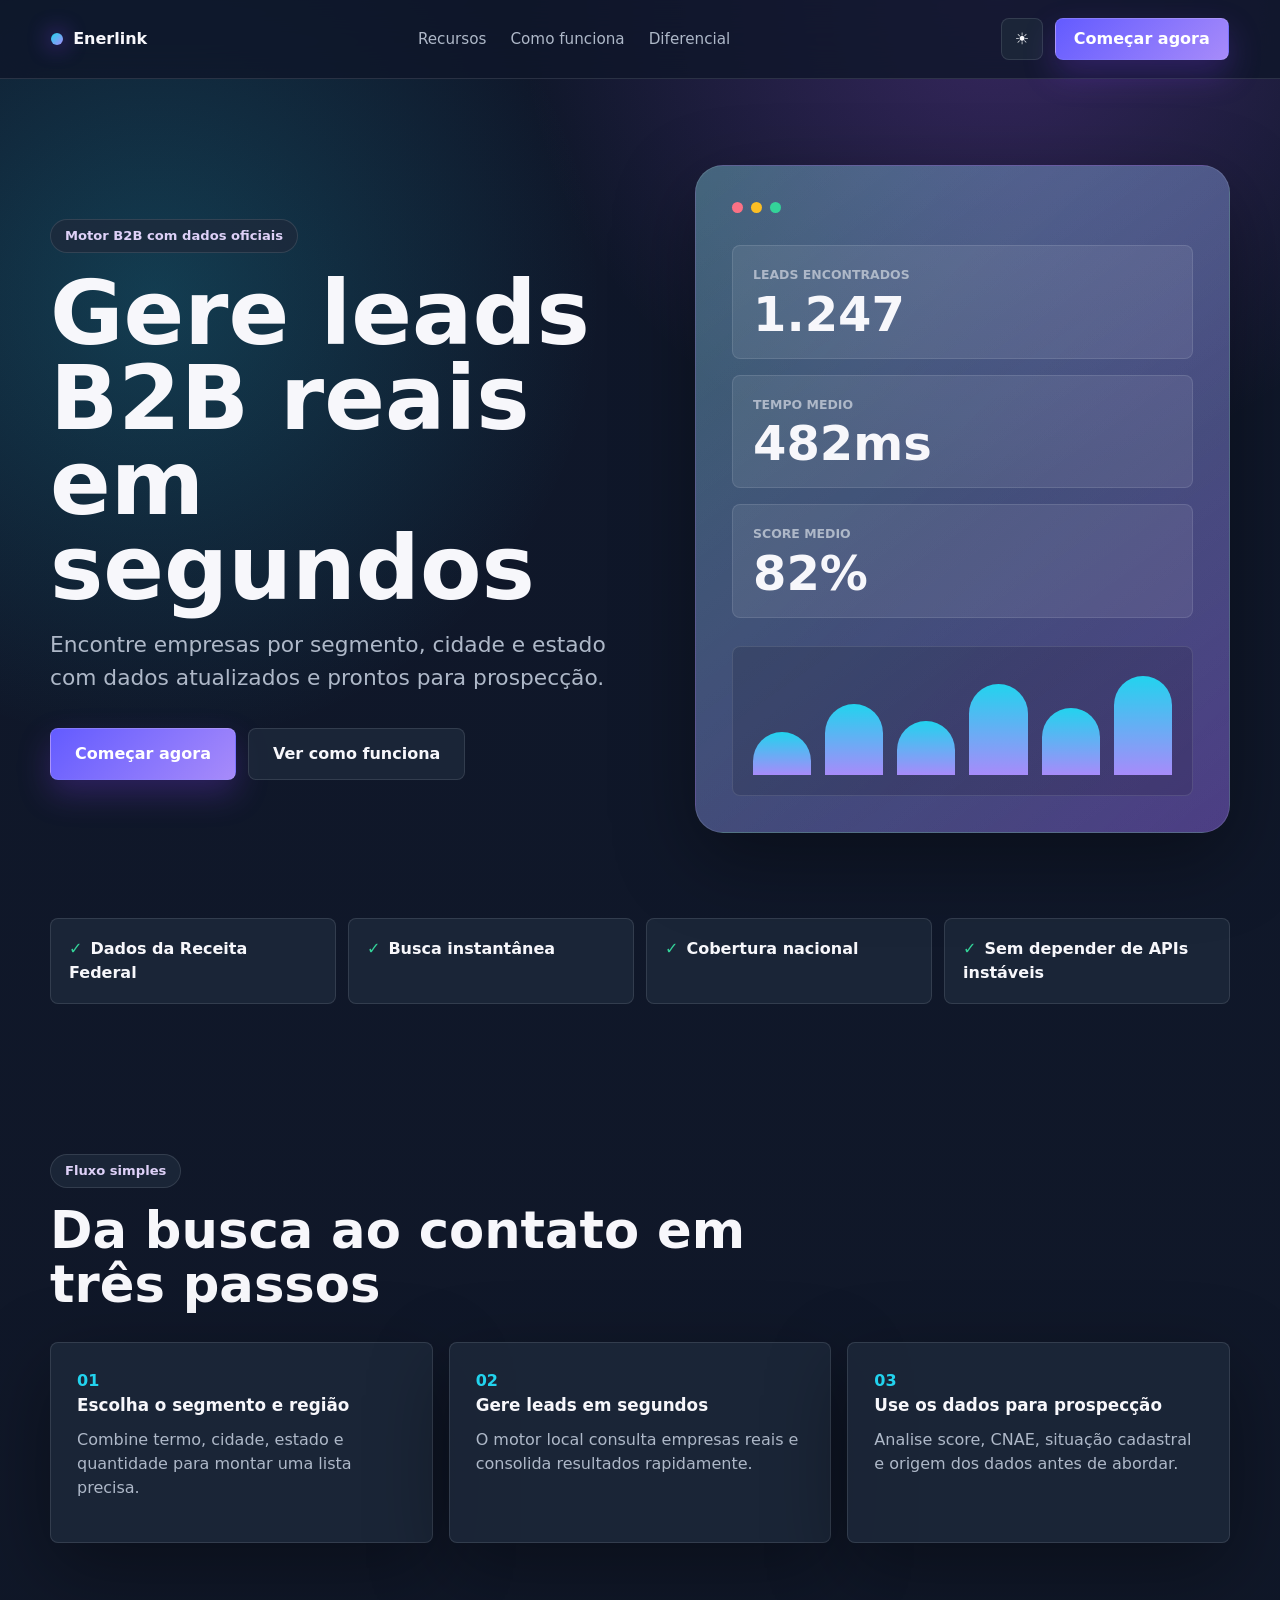
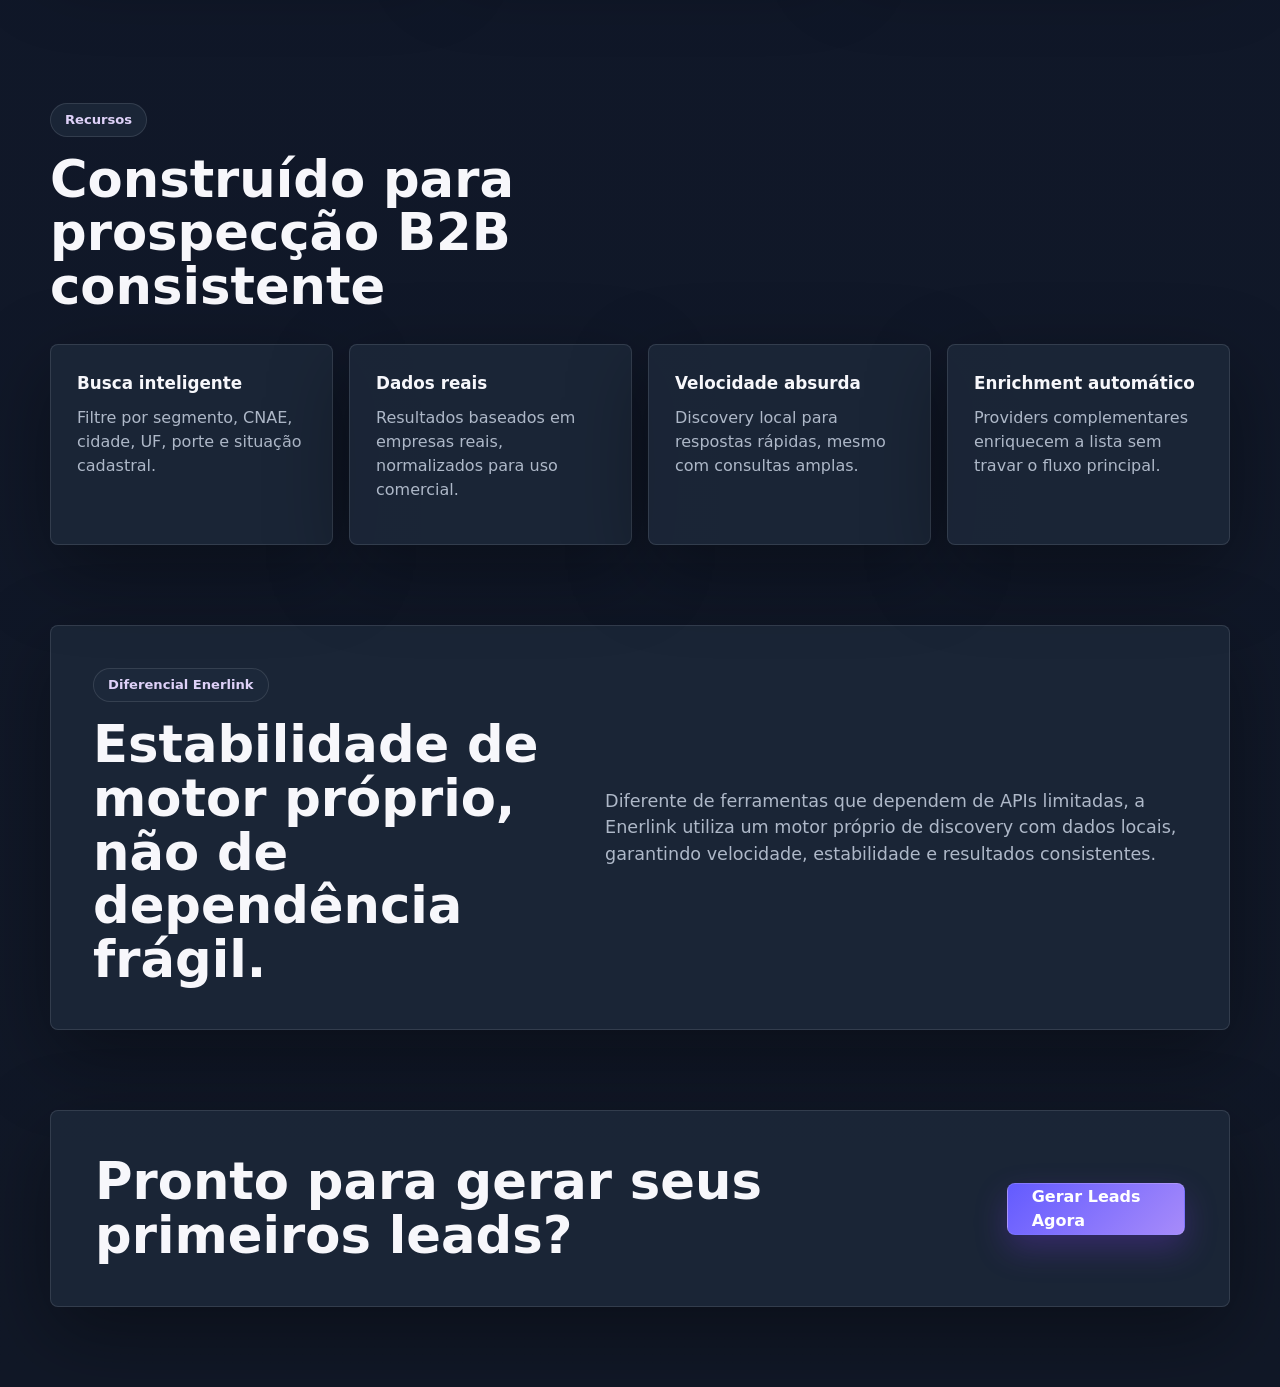
<file: frontend/index.html>
<!DOCTYPE html>
<html lang="pt-BR">

<head>
    <meta charset="UTF-8">
    <meta name="viewport" content="width=device-width, initial-scale=1.0">
    <title>Enerlink | Leads B2B reais em segundos</title>
    <meta name="description" content="Encontre empresas por segmento, cidade e estado com dados reais e prontos para prospeccao.">
    <link rel="stylesheet" href="styles.css">
</head>

<body class="theme-dark">
    <header class="site-header">
        <a class="brand" href="/" aria-label="Enerlink">
            <span class="brand-mark"></span>
            <span>Enerlink</span>
        </a>
        <nav class="nav-links" aria-label="Navegacao principal">
            <a href="#features">Recursos</a>
            <a href="#workflow">Como funciona</a>
            <a href="#differential">Diferencial</a>
        </nav>
        <div class="header-actions">
            <button class="theme-toggle" type="button" aria-label="Alternar tema" title="Alternar tema">☀️</button>
            <a class="btn btn-primary" href="/app/">Começar agora</a>
        </div>
    </header>

    <main>
        <section class="hero section-shell">
            <div class="hero-copy">
                <span class="eyebrow">Motor B2B com dados oficiais</span>
                <h1>Gere leads B2B reais em segundos</h1>
                <p>Encontre empresas por segmento, cidade e estado com dados atualizados e prontos para prospecção.</p>
                <div class="hero-actions">
                    <a class="btn btn-primary btn-large" href="/app/">Começar agora</a>
                    <a class="btn btn-secondary btn-large" href="#workflow">Ver como funciona</a>
                </div>
            </div>

            <div class="hero-product" aria-label="Previa do dashboard Enerlink">
                <div class="browser-bar">
                    <span></span>
                    <span></span>
                    <span></span>
                </div>
                <div class="product-grid">
                    <div>
                        <span class="metric-label">Leads encontrados</span>
                        <strong>1.247</strong>
                    </div>
                    <div>
                        <span class="metric-label">Tempo medio</span>
                        <strong>482ms</strong>
                    </div>
                    <div>
                        <span class="metric-label">Score medio</span>
                        <strong>82%</strong>
                    </div>
                </div>
                <div class="mini-chart" aria-hidden="true">
                    <span style="height: 40%"></span>
                    <span style="height: 66%"></span>
                    <span style="height: 50%"></span>
                    <span style="height: 84%"></span>
                    <span style="height: 62%"></span>
                    <span style="height: 92%"></span>
                </div>
            </div>
        </section>

        <section class="trust-band section-shell" aria-label="Credibilidade">
            <div>Dados da Receita Federal</div>
            <div>Busca instantânea</div>
            <div>Cobertura nacional</div>
            <div>Sem depender de APIs instáveis</div>
        </section>

        <section id="workflow" class="section-shell section-block">
            <div class="section-heading">
                <span class="eyebrow">Fluxo simples</span>
                <h2>Da busca ao contato em três passos</h2>
            </div>
            <div class="step-grid">
                <article>
                    <span>01</span>
                    <h3>Escolha o segmento e região</h3>
                    <p>Combine termo, cidade, estado e quantidade para montar uma lista precisa.</p>
                </article>
                <article>
                    <span>02</span>
                    <h3>Gere leads em segundos</h3>
                    <p>O motor local consulta empresas reais e consolida resultados rapidamente.</p>
                </article>
                <article>
                    <span>03</span>
                    <h3>Use os dados para prospecção</h3>
                    <p>Analise score, CNAE, situação cadastral e origem dos dados antes de abordar.</p>
                </article>
            </div>
        </section>

        <section id="features" class="section-shell section-block">
            <div class="section-heading">
                <span class="eyebrow">Recursos</span>
                <h2>Construído para prospecção B2B consistente</h2>
            </div>
            <div class="feature-grid">
                <article>
                    <h3>Busca inteligente</h3>
                    <p>Filtre por segmento, CNAE, cidade, UF, porte e situação cadastral.</p>
                </article>
                <article>
                    <h3>Dados reais</h3>
                    <p>Resultados baseados em empresas reais, normalizados para uso comercial.</p>
                </article>
                <article>
                    <h3>Velocidade absurda</h3>
                    <p>Discovery local para respostas rápidas, mesmo com consultas amplas.</p>
                </article>
                <article>
                    <h3>Enrichment automático</h3>
                    <p>Providers complementares enriquecem a lista sem travar o fluxo principal.</p>
                </article>
            </div>
        </section>

        <section id="differential" class="section-shell differential">
            <div>
                <span class="eyebrow">Diferencial Enerlink</span>
                <h2>Estabilidade de motor próprio, não de dependência frágil.</h2>
            </div>
            <p>Diferente de ferramentas que dependem de APIs limitadas, a Enerlink utiliza um motor próprio de discovery com dados locais, garantindo velocidade, estabilidade e resultados consistentes.</p>
        </section>

        <section class="section-shell final-cta">
            <h2>Pronto para gerar seus primeiros leads?</h2>
            <a class="btn btn-primary btn-large" href="/app/">Gerar Leads Agora</a>
        </section>
    </main>

    <script src="script.js"></script>
</body>

</html>
</file>
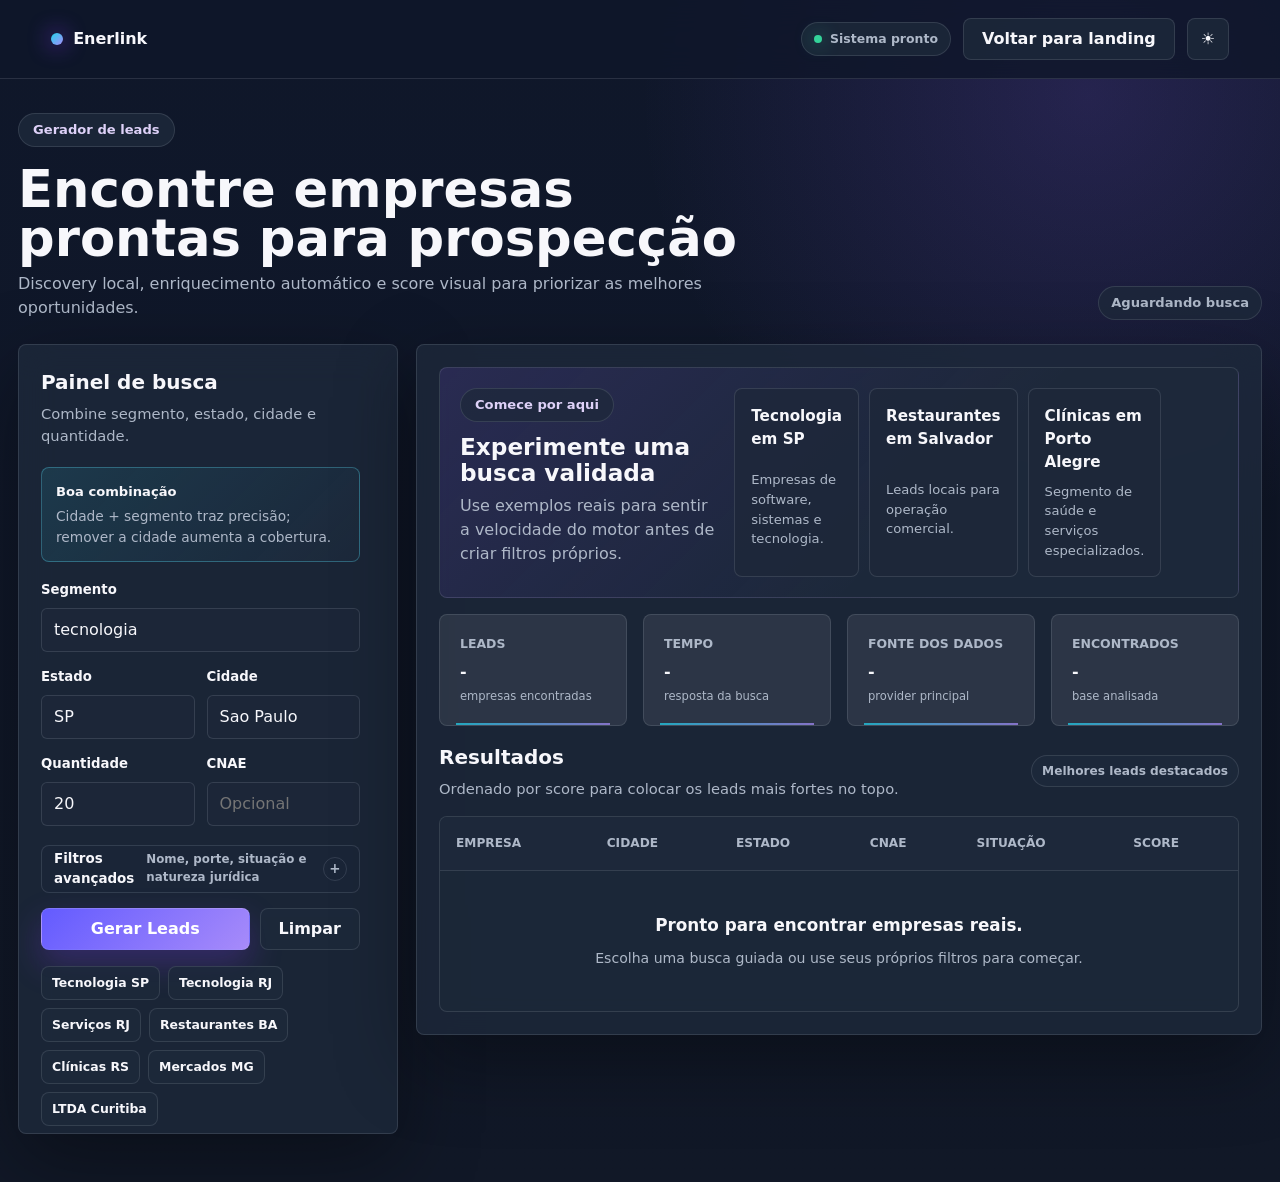
<file: frontend/app/index.html>
<!DOCTYPE html>
<html lang="pt-BR">

<head>
    <meta charset="UTF-8">
    <meta name="viewport" content="width=device-width, initial-scale=1.0">
    <title>Enerlink App | Gerador de leads</title>
    <meta name="description" content="Dashboard Enerlink para gerar leads B2B por segmento, cidade e estado.">
    <link rel="stylesheet" href="../styles.css">
</head>

<body class="theme-dark app-page">
    <header class="app-header">
        <a class="brand" href="/" aria-label="Enerlink">
            <span class="brand-mark"></span>
            <span>Enerlink</span>
        </a>
        <div class="header-actions">
            <span id="system-status" class="system-pill system-pill-idle">
                <span></span>
                Sistema pronto
            </span>
            <a class="btn btn-ghost" href="/">Voltar para landing</a>
            <button class="theme-toggle" type="button" aria-label="Alternar tema" title="Alternar tema">☀️</button>
        </div>
    </header>

    <main class="app-shell">
        <section class="dashboard-hero">
            <div>
                <span class="eyebrow">Gerador de leads</span>
                <h1>Encontre empresas prontas para prospecção</h1>
                <p>Discovery local, enriquecimento automático e score visual para priorizar as melhores oportunidades.</p>
            </div>
            <span id="status-badge" class="badge">Aguardando busca</span>
        </section>

        <section class="dashboard-grid">
            <aside class="search-panel">
                <div class="panel-heading">
                    <h2>Painel de busca</h2>
                    <p>Combine segmento, estado, cidade e quantidade.</p>
                </div>

                <div id="search-tip" class="search-tip">
                    <strong>Dica inteligente</strong>
                    <span>Buscas por estado costumam revelar mais empresas qualificadas.</span>
                </div>

                <form id="lead-form">
                    <div class="form-group">
                        <label for="termo">Segmento</label>
                        <input type="text" id="termo" name="termo" placeholder="Tecnologia, mercados, clínicas" value="tecnologia">
                    </div>

                    <div class="form-row">
                        <div class="form-group">
                            <label for="estado">Estado</label>
                            <input type="text" id="estado" name="estado" placeholder="SP" value="SP" maxlength="2">
                        </div>
                        <div class="form-group">
                            <label for="cidade">Cidade</label>
                            <input type="text" id="cidade" name="cidade" placeholder="São Paulo" value="Sao Paulo">
                        </div>
                    </div>

                    <div class="form-row">
                        <div class="form-group">
                            <label for="quantidade">Quantidade</label>
                            <input type="number" id="quantidade" name="quantidade" value="20" min="1" max="1000">
                        </div>
                        <div class="form-group">
                            <label for="cnae">CNAE</label>
                            <input type="text" id="cnae" name="cnae" placeholder="Opcional">
                        </div>
                    </div>

                    <details class="advanced-fields" id="advanced-fields">
                        <summary>
                            Filtros avançados
                            <span>Nome, porte, situação e natureza jurídica</span>
                        </summary>
                        <div class="advanced-content">
                            <div class="form-group">
                                <label for="nome">Nome empresarial</label>
                                <input type="text" id="nome" name="nome" placeholder="LTDA, contabilidade, mercado">
                            </div>
                            <div class="form-row">
                                <div class="form-group">
                                    <label for="porte">Porte</label>
                                    <select id="porte" name="porte">
                                        <option value="">Todos</option>
                                        <option value="MEI">MEI</option>
                                        <option value="ME">ME</option>
                                        <option value="EPP">EPP</option>
                                        <option value="DEMAIS">Demais</option>
                                    </select>
                                </div>
                                <div class="form-group">
                                    <label for="situacao">Situação</label>
                                    <select id="situacao" name="situacao">
                                        <option value="">Ativas</option>
                                        <option value="TODAS">Todas</option>
                                        <option value="SUSPENSA">Suspensas</option>
                                        <option value="INAPTA">Inaptas</option>
                                        <option value="BAIXADA">Baixadas</option>
                                    </select>
                                </div>
                            </div>
                            <div class="form-group">
                                <label for="natureza_juridica">Natureza jurídica</label>
                                <input type="text" id="natureza_juridica" name="natureza_juridica" placeholder="Limitada, empresário individual">
                            </div>
                        </div>
                    </details>
                    <input type="hidden" id="pagina" name="pagina" value="1">

                    <div class="form-actions">
                        <button type="submit" id="generate-btn" class="btn btn-primary">Gerar Leads</button>
                        <button type="button" class="btn btn-secondary" data-action="clear-filters">Limpar</button>
                    </div>
                </form>

                <div class="demo-buttons" aria-label="Buscas prontas para demonstracao">
                    <button type="button" class="demo-btn" data-demo="tech-sp">Tecnologia SP</button>
                    <button type="button" class="demo-btn" data-demo="tech-rj">Tecnologia RJ</button>
                    <button type="button" class="demo-btn" data-demo="servicos-rj">Serviços RJ</button>
                    <button type="button" class="demo-btn" data-demo="restaurantes-ba">Restaurantes BA</button>
                    <button type="button" class="demo-btn" data-demo="clinicas-rs">Clínicas RS</button>
                    <button type="button" class="demo-btn" data-demo="mercados-mg">Mercados MG</button>
                    <button type="button" class="demo-btn" data-demo="ltda-pr">LTDA Curitiba</button>
                </div>
            </aside>

            <section class="results-panel">
                <div id="guided-search" class="guided-search">
                    <div>
                        <span class="eyebrow">Comece por aqui</span>
                        <h2>Experimente uma busca validada</h2>
                        <p>Use exemplos reais para sentir a velocidade do motor antes de criar filtros próprios.</p>
                    </div>
                    <div class="guided-actions">
                        <button type="button" class="guided-card" data-demo="tech-sp">
                            <strong>Tecnologia em SP</strong>
                            <span>Empresas de software, sistemas e tecnologia.</span>
                        </button>
                        <button type="button" class="guided-card" data-demo="restaurantes-ba">
                            <strong>Restaurantes em Salvador</strong>
                            <span>Leads locais para operação comercial.</span>
                        </button>
                        <button type="button" class="guided-card" data-demo="clinicas-rs">
                            <strong>Clínicas em Porto Alegre</strong>
                            <span>Segmento de saúde e serviços especializados.</span>
                        </button>
                    </div>
                </div>

                <div id="meta-section" class="metrics-strip">
                    <div class="metric-card">
                        <span class="metric-label">Leads</span>
                        <strong id="meta-returned">-</strong>
                        <small>empresas encontradas</small>
                    </div>
                    <div class="metric-card">
                        <span class="metric-label">Tempo</span>
                        <strong id="meta-time">-</strong>
                        <small>resposta da busca</small>
                    </div>
                    <div class="metric-card">
                        <span class="metric-label">Fonte dos dados</span>
                        <strong id="meta-providers">-</strong>
                        <small>provider principal</small>
                    </div>
                    <div class="metric-card">
                        <span class="metric-label">Encontrados</span>
                        <strong id="meta-found">-</strong>
                        <small>base analisada</small>
                    </div>
                </div>

                <div id="fallback-banner" class="fallback-banner" hidden>
                    <div class="fallback-icon">🔍</div>
                    <div>
                        <strong>Resultados ajustados para ampliar a busca</strong>
                        <p id="fallback-message">Ajustamos sua busca automaticamente para encontrar melhores resultados.</p>
                    </div>
                </div>

                <div id="meta-errors" class="meta-errors" hidden></div>

                <div id="progress-section" class="progress-section" hidden>
                    <div class="progress-step active">Consultando base local</div>
                    <div class="progress-step">Aplicando fallback inteligente</div>
                    <div class="progress-step">Pontuando oportunidades</div>
                    <div class="progress-step">Leads prontos</div>
                </div>

                <div class="results-header">
                    <div>
                        <h2>Resultados</h2>
                        <p>Ordenado por score para colocar os leads mais fortes no topo.</p>
                    </div>
                    <span class="results-hint">Melhores leads destacados</span>
                </div>

                <div class="table-container">
                    <table id="leads-table">
                        <thead>
                            <tr>
                                <th>Empresa</th>
                                <th>Cidade</th>
                                <th>Estado</th>
                                <th>CNAE</th>
                                <th>Situação</th>
                                <th>Score</th>
                            </tr>
                        </thead>
                        <tbody id="leads-body">
                            <tr>
                                <td colspan="6" class="empty-state">
                                    <div class="empty-card">
                                        <strong>Pronto para encontrar empresas reais.</strong>
                                        <span>Escolha uma busca guiada ou use seus próprios filtros para começar.</span>
                                    </div>
                                </td>
                            </tr>
                        </tbody>
                    </table>
                </div>
            </section>
        </section>
    </main>

    <script src="../script.js"></script>
</body>

</html>
</file>
<file: frontend/styles.css>
:root {
    color-scheme: dark;
    --bg: #0f172a;
    --bg-soft: #111827;
    --surface: rgba(30, 41, 59, 0.78);
    --surface-strong: #1e293b;
    --text: #f7f7fb;
    --muted: #aeb8c8;
    --border: rgba(226, 232, 240, 0.12);
    --primary: #7c3aed;
    --primary-strong: #a78bfa;
    --primary-contrast: #ffffff;
    --accent: #22d3ee;
    --success: #34d399;
    --warning: #fbbf24;
    --error: #fb7185;
    --shadow: 0 26px 80px rgba(0, 0, 0, 0.36);
    --radius: 8px;
    --radius-sm: 6px;
    --max: 1180px;
}

body.theme-light {
    color-scheme: light;
    --bg: #f6f7fb;
    --bg-soft: #ffffff;
    --surface: rgba(255, 255, 255, 0.92);
    --surface-strong: #ffffff;
    --text: #0f172a;
    --muted: #64748b;
    --border: rgba(15, 23, 42, 0.11);
    --primary: #6d5dfc;
    --primary-strong: #7c3aed;
    --accent: #0891b2;
    --shadow: 0 22px 58px rgba(28, 32, 52, 0.12);
}

* {
    box-sizing: border-box;
}

[hidden] {
    display: none !important;
}

html {
    scroll-behavior: smooth;
}

body {
    margin: 0;
    min-height: 100vh;
    background:
        radial-gradient(circle at 12% 10%, rgba(34, 211, 238, 0.20), transparent 28rem),
        radial-gradient(circle at 78% 0%, rgba(168, 85, 247, 0.26), transparent 30rem),
        linear-gradient(180deg, var(--bg), var(--bg-soft));
    color: var(--text);
    font-family: Inter, ui-sans-serif, system-ui, -apple-system, BlinkMacSystemFont, "Segoe UI", Arial, sans-serif;
    line-height: 1.5;
    transition: background 260ms ease, color 260ms ease;
}

a {
    color: inherit;
    text-decoration: none;
}

button,
input,
select {
    font: inherit;
}

button {
    border: 0;
}

.site-header,
.app-header {
    position: sticky;
    top: 0;
    z-index: 20;
    display: flex;
    align-items: center;
    justify-content: space-between;
    gap: 24px;
    width: 100%;
    padding: 18px clamp(20px, 4vw, 72px);
    border-bottom: 1px solid var(--border);
    background: color-mix(in srgb, var(--bg) 82%, transparent);
    backdrop-filter: blur(18px);
}

.brand {
    display: inline-flex;
    align-items: center;
    gap: 10px;
    font-weight: 800;
    letter-spacing: 0;
}

.brand-mark {
    width: 12px;
    height: 12px;
    border-radius: 50%;
    background: linear-gradient(135deg, var(--accent), var(--primary-strong));
    box-shadow: 0 0 22px var(--primary);
}

.nav-links {
    display: flex;
    align-items: center;
    gap: 24px;
    color: var(--muted);
    font-size: 0.95rem;
}

.nav-links a:hover {
    color: var(--text);
}

.header-actions,
.hero-actions {
    display: flex;
    align-items: center;
    gap: 12px;
}

.btn,
.theme-toggle,
.demo-btn {
    display: inline-flex;
    align-items: center;
    justify-content: center;
    min-height: 42px;
    padding: 0 18px;
    border-radius: var(--radius);
    border: 1px solid var(--border);
    cursor: pointer;
    font-weight: 750;
    letter-spacing: 0;
    transition: transform 220ms ease, border-color 220ms ease, background 220ms ease, box-shadow 220ms ease, opacity 220ms ease;
}

.btn:hover,
.theme-toggle:hover,
.demo-btn:hover {
    transform: translateY(-2px);
    border-color: color-mix(in srgb, var(--primary) 54%, var(--border));
}

.btn-primary {
    color: var(--primary-contrast);
    background: linear-gradient(135deg, #635bff, var(--primary-strong));
    box-shadow: 0 14px 32px rgba(124, 58, 237, 0.28);
}

.btn-primary:hover {
    box-shadow: 0 18px 42px rgba(124, 58, 237, 0.38);
}

.btn-secondary,
.btn-ghost,
.theme-toggle,
.demo-btn {
    color: var(--text);
    background: var(--surface);
}

.btn-large {
    min-height: 52px;
    padding: 0 24px;
}

.theme-toggle {
    width: 42px;
    padding: 0;
}

.system-pill {
    display: inline-flex;
    align-items: center;
    gap: 8px;
    min-height: 34px;
    padding: 0 12px;
    border: 1px solid var(--border);
    border-radius: 999px;
    color: var(--muted);
    background: var(--surface);
    font-size: 0.78rem;
    font-weight: 850;
    white-space: nowrap;
}

.system-pill span {
    width: 8px;
    height: 8px;
    border-radius: 50%;
    background: var(--muted);
}

.system-pill-online span,
.system-pill-idle span {
    background: var(--success);
    box-shadow: 0 0 18px color-mix(in srgb, var(--success) 70%, transparent);
}

.system-pill-checking span,
.system-pill-searching span {
    background: var(--warning);
    animation: pulse-dot 1s ease-in-out infinite;
}

.system-pill-warning span {
    background: var(--warning);
}

.system-pill-error span {
    background: var(--error);
}

.section-shell {
    width: min(var(--max), calc(100% - 40px));
    margin: 0 auto;
}

.hero {
    display: grid;
    grid-template-columns: minmax(0, 1.05fr) minmax(360px, 0.95fr);
    align-items: center;
    gap: 54px;
    min-height: calc(100vh - 79px);
    padding: 84px 0 64px;
}

.hero-copy h1,
.dashboard-hero h1 {
    margin: 18px 0 18px;
    max-width: 720px;
    font-size: clamp(3rem, 7vw, 5.8rem);
    line-height: 0.95;
    letter-spacing: 0;
}

.hero-copy p {
    max-width: 660px;
    margin: 0 0 34px;
    color: var(--muted);
    font-size: clamp(1.08rem, 2vw, 1.36rem);
}

.eyebrow {
    display: inline-flex;
    align-items: center;
    min-height: 34px;
    padding: 0 14px;
    border: 1px solid var(--border);
    border-radius: 999px;
    background: var(--surface);
    color: color-mix(in srgb, var(--text) 80%, var(--primary));
    font-size: 0.82rem;
    font-weight: 800;
}

.hero-product {
    min-height: 520px;
    padding: 36px;
    border: 1px solid var(--border);
    border-radius: 28px;
    background:
        linear-gradient(145deg, rgba(255, 255, 255, 0.18), rgba(255, 255, 255, 0.05)),
        linear-gradient(135deg, rgba(34, 211, 238, 0.22), rgba(139, 92, 246, 0.42));
    box-shadow: var(--shadow);
    overflow: hidden;
    animation: float-in 600ms ease both;
}

.browser-bar {
    display: flex;
    gap: 8px;
    padding-bottom: 32px;
}

.browser-bar span {
    width: 11px;
    height: 11px;
    border-radius: 50%;
    background: #fb7185;
}

.browser-bar span:nth-child(2) {
    background: #fbbf24;
}

.browser-bar span:nth-child(3) {
    background: #34d399;
}

.product-grid,
.metrics-strip {
    display: grid;
    gap: 16px;
}

.product-grid {
    grid-template-columns: 1fr;
}

.product-grid div,
.metrics-strip > div {
    padding: 20px;
    border: 1px solid var(--border);
    border-radius: var(--radius);
    background: rgba(255, 255, 255, 0.08);
}

.product-grid strong {
    display: block;
    margin-top: 5px;
    font-size: 3rem;
    line-height: 1;
}

.metric-label {
    display: block;
    color: var(--muted);
    font-size: 0.78rem;
    font-weight: 800;
    text-transform: uppercase;
}

.mini-chart {
    display: flex;
    align-items: end;
    gap: 14px;
    height: 150px;
    margin-top: 28px;
    padding: 20px;
    border: 1px solid var(--border);
    border-radius: var(--radius);
    background: rgba(0, 0, 0, 0.12);
}

.mini-chart span {
    flex: 1;
    min-width: 26px;
    border-radius: 999px 999px 0 0;
    background: linear-gradient(180deg, var(--accent), var(--primary-strong));
}

.trust-band {
    display: grid;
    grid-template-columns: repeat(4, 1fr);
    gap: 12px;
    padding: 18px 0 70px;
}

.trust-band div {
    padding: 18px;
    border: 1px solid var(--border);
    border-radius: var(--radius);
    background: var(--surface);
    color: var(--text);
    font-weight: 750;
}

.trust-band div::before {
    content: "✓";
    margin-right: 8px;
    color: var(--success);
}

.section-block {
    padding: 80px 0;
}

.section-heading {
    max-width: 720px;
    margin-bottom: 30px;
}

.section-heading h2,
.differential h2,
.final-cta h2 {
    margin: 16px 0 0;
    font-size: clamp(2rem, 4vw, 3.3rem);
    line-height: 1.05;
    letter-spacing: 0;
}

.step-grid,
.feature-grid {
    display: grid;
    gap: 16px;
}

.step-grid {
    grid-template-columns: repeat(3, 1fr);
}

.feature-grid {
    grid-template-columns: repeat(4, 1fr);
}

.step-grid article,
.feature-grid article,
.differential,
.final-cta,
.search-panel,
.results-panel {
    border: 1px solid var(--border);
    border-radius: var(--radius);
    background: var(--surface);
    box-shadow: var(--shadow);
}

.step-grid article,
.feature-grid article {
    padding: 26px;
}

.step-grid span {
    color: var(--accent);
    font-weight: 900;
}

h2,
h3,
p {
    margin-top: 0;
}

h3 {
    margin-bottom: 10px;
    font-size: 1.05rem;
}

p {
    color: var(--muted);
}

.differential {
    display: grid;
    grid-template-columns: 0.9fr 1.1fr;
    gap: 36px;
    align-items: center;
    padding: 42px;
}

.differential p {
    margin: 0;
    font-size: 1.1rem;
}

.final-cta {
    display: flex;
    align-items: center;
    justify-content: space-between;
    gap: 24px;
    margin-top: 80px;
    margin-bottom: 80px;
    padding: 44px;
}

.final-cta h2 {
    margin: 0;
}

.app-page {
    background:
        radial-gradient(circle at 85% 8%, rgba(139, 92, 246, 0.18), transparent 28rem),
        linear-gradient(180deg, var(--bg), var(--bg-soft));
}

.app-shell {
    width: min(1440px, calc(100% - 36px));
    margin: 0 auto;
    padding: 34px 0 48px;
}

.dashboard-hero {
    display: flex;
    align-items: end;
    justify-content: space-between;
    gap: 20px;
    margin-bottom: 24px;
}

.dashboard-hero h1 {
    max-width: 760px;
    font-size: clamp(2rem, 4vw, 4rem);
    margin-bottom: 10px;
}

.dashboard-hero p {
    max-width: 760px;
    margin-bottom: 0;
}

.dashboard-grid {
    display: grid;
    grid-template-columns: 380px minmax(0, 1fr);
    gap: 18px;
    align-items: start;
}

.search-panel,
.results-panel {
    padding: 22px;
    backdrop-filter: blur(18px);
}

.search-panel {
    position: sticky;
    top: 94px;
    max-height: calc(100vh - 110px);
    overflow-y: auto;
    scrollbar-gutter: stable;
}

.panel-heading {
    margin-bottom: 20px;
}

.search-tip {
    display: grid;
    gap: 4px;
    margin-bottom: 18px;
    padding: 14px;
    border: 1px solid color-mix(in srgb, var(--accent) 24%, var(--border));
    border-radius: var(--radius);
    background:
        linear-gradient(135deg, color-mix(in srgb, var(--accent) 10%, transparent), transparent),
        var(--surface);
    color: var(--muted);
    font-size: 0.86rem;
}

.search-tip strong {
    color: var(--text);
    font-size: 0.82rem;
}

.panel-heading h2,
.results-header h2 {
    margin: 0 0 6px;
    font-size: 1.25rem;
}

.panel-heading p,
.results-header p {
    margin: 0;
    font-size: 0.92rem;
}

.form-group {
    display: flex;
    flex-direction: column;
    gap: 8px;
    margin-bottom: 15px;
}

.form-row {
    display: grid;
    grid-template-columns: 1fr 1fr;
    gap: 12px;
}

label {
    color: var(--text);
    font-size: 0.83rem;
    font-weight: 800;
}

input,
select {
    width: 100%;
    min-height: 44px;
    padding: 0 12px;
    border: 1px solid var(--border);
    border-radius: var(--radius-sm);
    outline: none;
    color: var(--text);
    background: color-mix(in srgb, var(--surface-strong) 70%, transparent);
    transition: border-color 0.18s ease, box-shadow 0.18s ease;
}

input:focus,
select:focus {
    border-color: var(--primary);
    box-shadow: 0 0 0 4px color-mix(in srgb, var(--primary) 18%, transparent);
}

select option {
    color: #111827;
}

#generate-btn {
    width: 100%;
}

#generate-btn:disabled {
    cursor: wait;
    opacity: 0.68;
}

.advanced-fields {
    margin: 4px 0 15px;
    border: 1px solid var(--border);
    border-radius: var(--radius);
    background: color-mix(in srgb, var(--surface-strong) 46%, transparent);
}

.advanced-fields summary {
    display: flex;
    align-items: center;
    justify-content: space-between;
    gap: 12px;
    min-height: 46px;
    padding: 0 12px;
    color: var(--text);
    cursor: pointer;
    font-size: 0.84rem;
    font-weight: 850;
    list-style: none;
}

.advanced-fields summary::-webkit-details-marker {
    display: none;
}

.advanced-fields summary::after {
    content: "+";
    display: inline-flex;
    align-items: center;
    justify-content: center;
    width: 22px;
    height: 22px;
    flex: 0 0 22px;
    border: 1px solid var(--border);
    border-radius: 50%;
    color: var(--muted);
}

.advanced-fields[open] summary::after {
    content: "-";
}

.advanced-fields summary span {
    color: var(--muted);
    font-size: 0.74rem;
    font-weight: 700;
}

.advanced-content {
    padding: 12px 12px 0;
    border-top: 1px solid var(--border);
}

.form-actions {
    display: grid;
    grid-template-columns: minmax(0, 1fr) auto;
    gap: 10px;
    align-items: center;
}

.form-actions .btn-secondary {
    min-width: 92px;
}

.demo-buttons {
    display: flex;
    flex-wrap: wrap;
    gap: 8px;
    margin-top: 16px;
}

.demo-btn {
    min-height: 34px;
    padding: 0 10px;
    font-size: 0.78rem;
}

.guided-search {
    display: grid;
    grid-template-columns: minmax(220px, 0.82fr) 1fr;
    gap: 16px;
    align-items: stretch;
    margin-bottom: 16px;
    padding: 20px;
    border: 1px solid var(--border);
    border-radius: var(--radius);
    background:
        linear-gradient(135deg, color-mix(in srgb, var(--primary) 14%, transparent), transparent 62%),
        var(--surface);
    animation: result-fade 280ms ease both;
}

.guided-search h2 {
    margin: 12px 0 8px;
    font-size: 1.45rem;
    line-height: 1.12;
}

.guided-search p {
    margin: 0;
}

.guided-actions {
    display: grid;
    grid-template-columns: repeat(3, 1fr);
    gap: 10px;
}

.guided-card {
    display: grid;
    gap: 8px;
    min-height: 126px;
    padding: 16px;
    border: 1px solid var(--border);
    border-radius: var(--radius);
    color: var(--text);
    background: color-mix(in srgb, var(--surface-strong) 74%, transparent);
    text-align: left;
    cursor: pointer;
    transition: transform 220ms ease, border-color 220ms ease, background 220ms ease;
}

.guided-card:hover {
    transform: translateY(-2px);
    border-color: color-mix(in srgb, var(--primary) 48%, var(--border));
    background: color-mix(in srgb, var(--primary) 10%, var(--surface-strong));
}

.guided-card strong {
    font-size: 0.95rem;
}

.guided-card span {
    color: var(--muted);
    font-size: 0.82rem;
}

.metrics-strip {
    grid-template-columns: repeat(4, 1fr);
    margin-bottom: 16px;
}

.metric-card {
    position: relative;
    overflow: hidden;
}

.metric-card::after {
    content: "";
    position: absolute;
    inset: auto 16px 0 16px;
    height: 2px;
    background: linear-gradient(90deg, var(--accent), var(--primary-strong));
    opacity: 0.72;
}

.metrics-strip strong {
    display: block;
    margin-top: 6px;
    overflow: hidden;
    text-overflow: ellipsis;
    white-space: nowrap;
}

.metrics-strip small {
    display: block;
    margin-top: 4px;
    color: var(--muted);
    font-size: 0.72rem;
}

.fallback-banner {
    display: grid;
    grid-template-columns: 42px 1fr;
    gap: 14px;
    align-items: center;
    margin-bottom: 16px;
    padding: 16px;
    border: 1px solid color-mix(in srgb, var(--accent) 32%, var(--border));
    border-radius: var(--radius);
    background:
        linear-gradient(135deg, color-mix(in srgb, var(--accent) 13%, transparent), transparent),
        color-mix(in srgb, var(--surface-strong) 84%, transparent);
    animation: result-fade 260ms ease both;
}

.fallback-icon {
    display: inline-flex;
    align-items: center;
    justify-content: center;
    width: 42px;
    height: 42px;
    border-radius: 50%;
    background: color-mix(in srgb, var(--accent) 18%, transparent);
    border: 1px solid color-mix(in srgb, var(--accent) 28%, var(--border));
}

.fallback-banner strong {
    display: block;
    margin-bottom: 2px;
}

.fallback-banner p {
    margin: 0;
    font-size: 0.9rem;
}

.meta-errors {
    margin-bottom: 16px;
    padding: 12px 14px;
    border: 1px solid color-mix(in srgb, var(--warning) 28%, var(--border));
    border-radius: var(--radius);
    background: color-mix(in srgb, var(--warning) 8%, transparent);
    color: var(--muted);
    font-size: 0.82rem;
}

.progress-section {
    display: grid;
    grid-template-columns: repeat(4, 1fr);
    gap: 10px;
    margin-bottom: 16px;
}

.progress-step {
    position: relative;
    padding: 12px;
    border: 1px solid var(--border);
    border-radius: var(--radius-sm);
    color: var(--muted);
    background: var(--surface);
    font-size: 0.8rem;
    font-weight: 800;
    transition: background 220ms ease, color 220ms ease, border-color 220ms ease;
}

.progress-step::before {
    content: "";
    display: inline-flex;
    width: 8px;
    height: 8px;
    margin-right: 8px;
    border-radius: 50%;
    background: var(--muted);
}

.progress-step.active {
    color: var(--text);
    border-color: color-mix(in srgb, var(--primary) 58%, var(--border));
    background: color-mix(in srgb, var(--primary) 14%, var(--surface));
}

.progress-step.active::before {
    background: var(--primary-strong);
}

.progress-step.complete::before {
    background: var(--success);
    box-shadow: 0 0 16px color-mix(in srgb, var(--success) 60%, transparent);
}

.results-header {
    display: flex;
    align-items: center;
    justify-content: space-between;
    gap: 18px;
    margin-bottom: 16px;
}

.results-hint {
    display: inline-flex;
    align-items: center;
    min-height: 32px;
    padding: 0 10px;
    border: 1px solid var(--border);
    border-radius: 999px;
    color: var(--muted);
    background: var(--surface);
    font-size: 0.76rem;
    font-weight: 850;
    white-space: nowrap;
}

.badge {
    display: inline-flex;
    align-items: center;
    min-height: 34px;
    padding: 0 12px;
    border: 1px solid var(--border);
    border-radius: 999px;
    color: var(--muted);
    background: var(--surface);
    font-size: 0.82rem;
    font-weight: 800;
    white-space: nowrap;
}

.badge.success {
    color: var(--success);
    border-color: color-mix(in srgb, var(--success) 42%, var(--border));
}

.badge.warning {
    color: var(--warning);
    border-color: color-mix(in srgb, var(--warning) 42%, var(--border));
}

.badge.error {
    color: var(--error);
    border-color: color-mix(in srgb, var(--error) 42%, var(--border));
}

.table-container {
    overflow-x: auto;
    border: 1px solid var(--border);
    border-radius: var(--radius);
    background: color-mix(in srgb, var(--surface-strong) 66%, transparent);
}

table {
    width: 100%;
    min-width: 760px;
    border-collapse: collapse;
    font-size: 0.88rem;
}

th,
td {
    padding: 17px 16px;
    text-align: left;
    border-bottom: 1px solid var(--border);
}

th {
    color: var(--muted);
    background: color-mix(in srgb, var(--surface-strong) 80%, transparent);
    font-size: 0.76rem;
    text-transform: uppercase;
}

tbody tr:hover {
    background: color-mix(in srgb, var(--primary) 8%, transparent);
}

tbody tr:nth-child(even):not(.loading-row) {
    background: color-mix(in srgb, var(--surface-strong) 18%, transparent);
}

.result-row {
    animation: result-fade 320ms ease both;
    animation-delay: calc(var(--row-index) * 28ms);
}

.best-lead {
    background:
        linear-gradient(90deg, color-mix(in srgb, var(--success) 14%, transparent), transparent 74%) !important;
    box-shadow: inset 3px 0 0 var(--success);
}

.top-lead {
    background: linear-gradient(90deg, color-mix(in srgb, var(--success) 8%, transparent), transparent 72%);
}

tbody tr:last-child td {
    border-bottom: 0;
}

.company-cell strong {
    display: flex;
    align-items: center;
    gap: 7px;
    margin-bottom: 4px;
    font-size: 0.93rem;
}

.company-cell span {
    display: block;
    color: var(--muted);
    font-size: 0.78rem;
}

.score-badge {
    display: inline-flex;
    align-items: center;
    justify-content: center;
    min-width: 48px;
    min-height: 30px;
    padding: 0 10px;
    border-radius: 999px;
    font-weight: 900;
    gap: 5px;
}

.score-meter {
    display: block;
    width: 72px;
    height: 5px;
    margin-top: 7px;
    overflow: hidden;
    border-radius: 999px;
    background: color-mix(in srgb, var(--muted) 18%, transparent);
}

.score-meter span {
    display: block;
    height: 100%;
    border-radius: inherit;
    background: linear-gradient(90deg, var(--success), var(--accent));
}

.score-high {
    color: #064e3b;
    background: #a7f3d0;
}

.score-mid {
    color: #78350f;
    background: #fde68a;
}

.score-low {
    color: #7f1d1d;
    background: #fecdd3;
}

.empty-state {
    padding: 42px 18px;
    color: var(--muted);
    text-align: center;
}

.empty-card {
    display: grid;
    justify-items: center;
    gap: 10px;
    max-width: 560px;
    margin: 0 auto;
}

.empty-card strong {
    color: var(--text);
    font-size: 1.05rem;
}

.empty-actions {
    display: flex;
    flex-wrap: wrap;
    justify-content: center;
    gap: 8px;
    margin-top: 8px;
}

.lead-rank {
    display: inline-flex;
    align-items: center;
    justify-content: center;
    width: 18px;
    height: 18px;
    border-radius: 50%;
    color: #052e16;
    background: #bbf7d0;
    font-size: 0.68rem;
    line-height: 1;
}

.recommended-badge {
    display: inline-flex;
    align-items: center;
    width: max-content;
    min-height: 24px;
    margin-bottom: 8px;
    padding: 0 9px;
    border-radius: 999px;
    color: #052e16;
    background: #bbf7d0;
    font-size: 0.68rem;
    font-weight: 900;
    text-transform: uppercase;
}

.error-text {
    color: var(--error);
}

.loading-indicator {
    display: inline-flex;
    align-items: center;
    justify-content: center;
    gap: 12px;
}

.loading-row td {
    padding: 18px 16px;
    background: color-mix(in srgb, var(--accent) 7%, transparent);
}

.loading-row strong {
    display: block;
    color: var(--text);
}

.loading-row span {
    display: block;
    margin-top: 3px;
    color: var(--muted);
    font-size: 0.86rem;
}

.spinner {
    width: 20px;
    height: 20px;
    border: 3px solid var(--border);
    border-top-color: var(--primary);
    border-radius: 50%;
    animation: spin 0.8s linear infinite;
}

.skeleton-row {
    animation: result-fade 220ms ease both;
    animation-delay: calc(var(--row-index) * 24ms);
}

.skeleton {
    display: block;
    height: 12px;
    border-radius: 999px;
    background: linear-gradient(90deg, rgba(148, 163, 184, 0.14), rgba(148, 163, 184, 0.32), rgba(148, 163, 184, 0.14));
    background-size: 220% 100%;
    animation: skeleton-sheen 1.05s ease-in-out infinite;
}

.skeleton-company {
    width: min(260px, 80%);
    height: 15px;
    margin-bottom: 10px;
}

.skeleton-small {
    width: 150px;
}

.skeleton-medium {
    width: 112px;
}

.skeleton-tiny {
    width: 38px;
}

.skeleton-score {
    width: 52px;
    height: 28px;
}

@keyframes spin {
    to {
        transform: rotate(360deg);
    }
}

@keyframes pulse-dot {
    0%,
    100% {
        opacity: 0.45;
        transform: scale(0.8);
    }
    50% {
        opacity: 1;
        transform: scale(1.16);
    }
}

@keyframes skeleton-sheen {
    from {
        background-position: 120% 0;
    }
    to {
        background-position: -120% 0;
    }
}

@keyframes result-fade {
    from {
        opacity: 0;
        transform: translateY(8px);
    }
    to {
        opacity: 1;
        transform: translateY(0);
    }
}

@keyframes float-in {
    from {
        opacity: 0;
        transform: translateY(16px) scale(0.98);
    }
    to {
        opacity: 1;
        transform: translateY(0) scale(1);
    }
}

@media (max-width: 1040px) {
    .hero,
    .dashboard-grid,
    .differential {
        grid-template-columns: 1fr;
    }

    .search-panel {
        position: static;
        max-height: none;
        overflow: visible;
    }

    .feature-grid,
    .trust-band,
    .metrics-strip,
    .guided-search {
        grid-template-columns: repeat(2, 1fr);
    }

    .guided-actions {
        grid-template-columns: 1fr;
    }
}

@media (max-width: 720px) {
    .site-header,
    .app-header {
        align-items: flex-start;
        flex-direction: column;
        padding: 16px 20px;
    }

    .nav-links {
        display: none;
    }

    .header-actions,
    .hero-actions,
    .final-cta,
    .dashboard-hero {
        align-items: stretch;
        flex-direction: column;
        width: 100%;
    }

    .btn,
    .theme-toggle {
        width: 100%;
    }

    .hero {
        min-height: auto;
        padding-top: 56px;
    }

    .hero-product {
        min-height: 430px;
        padding: 24px;
    }

    .step-grid,
    .feature-grid,
    .trust-band,
    .metrics-strip,
    .progress-section,
    .form-row,
    .form-actions,
    .guided-search {
        grid-template-columns: 1fr;
    }

    .section-block {
        padding: 54px 0;
    }

    .differential,
    .final-cta,
    .search-panel,
    .results-panel {
        padding: 24px;
    }
}
</file>
